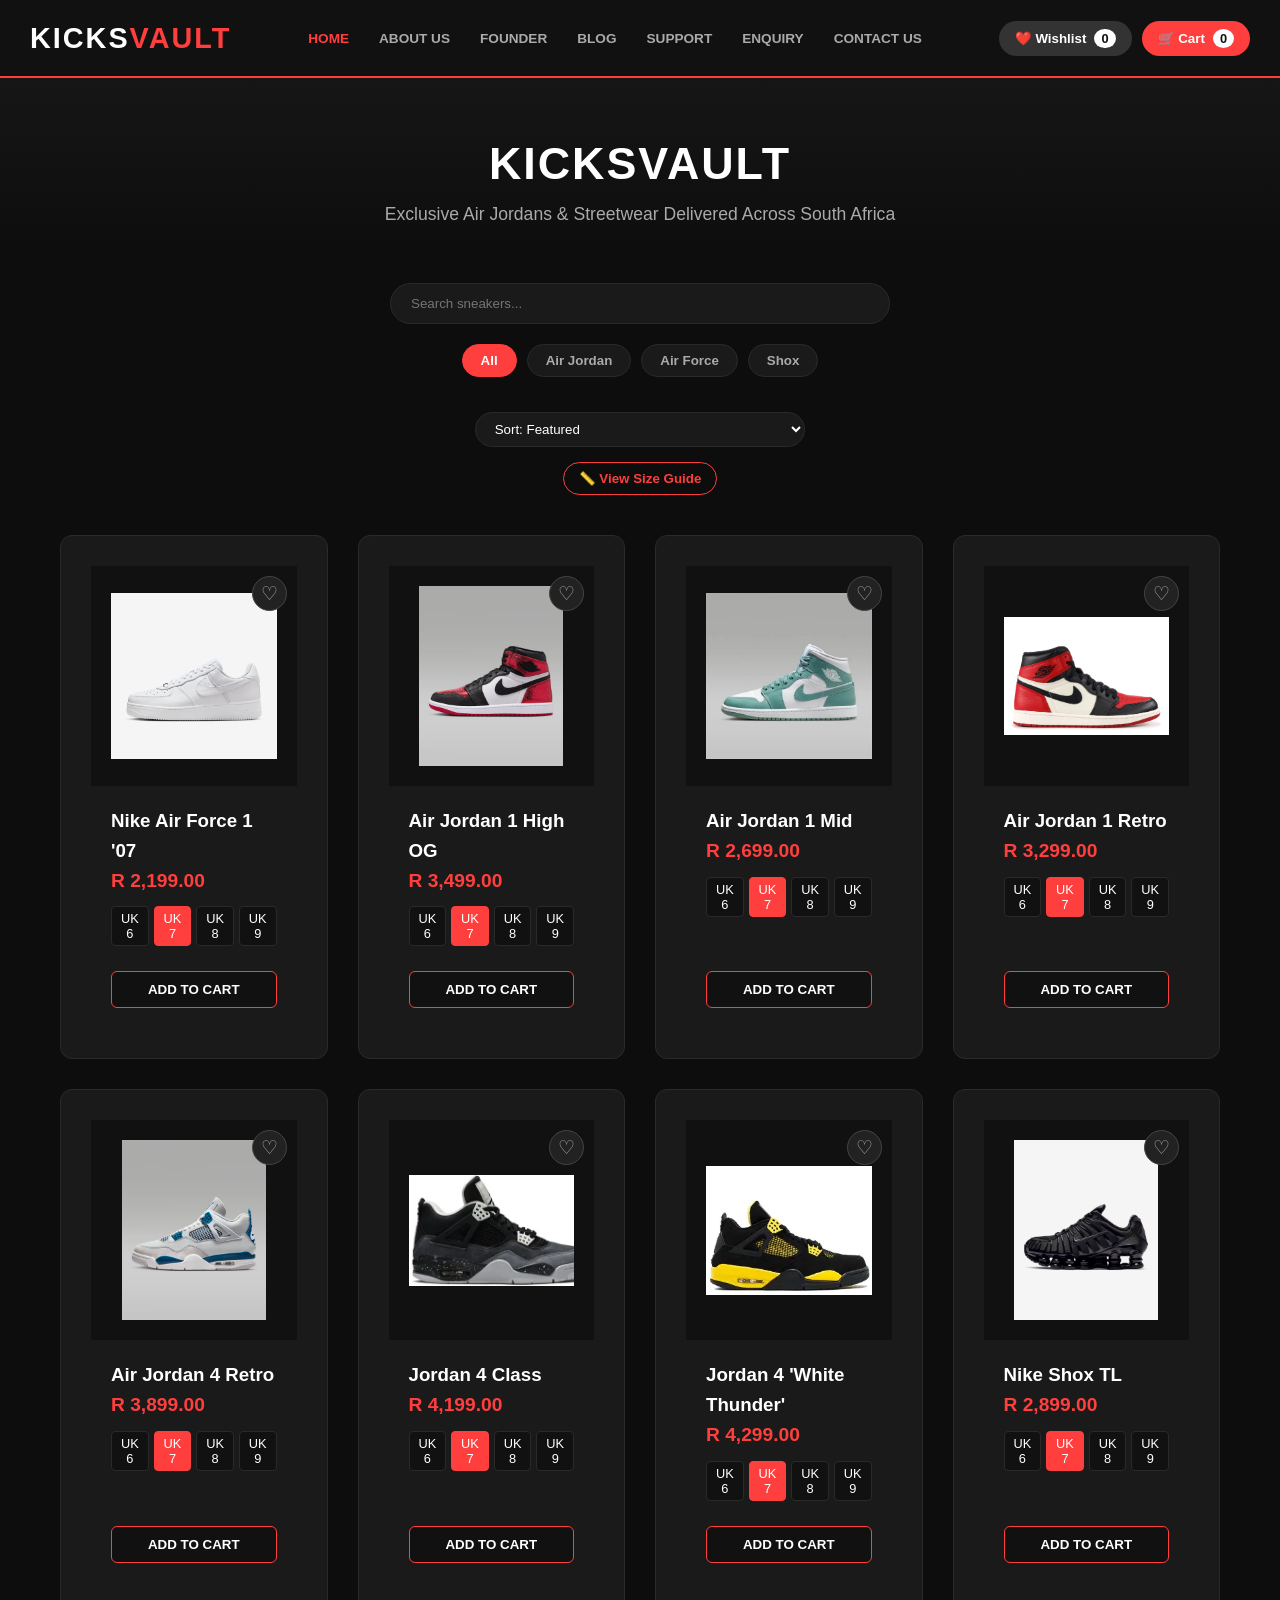
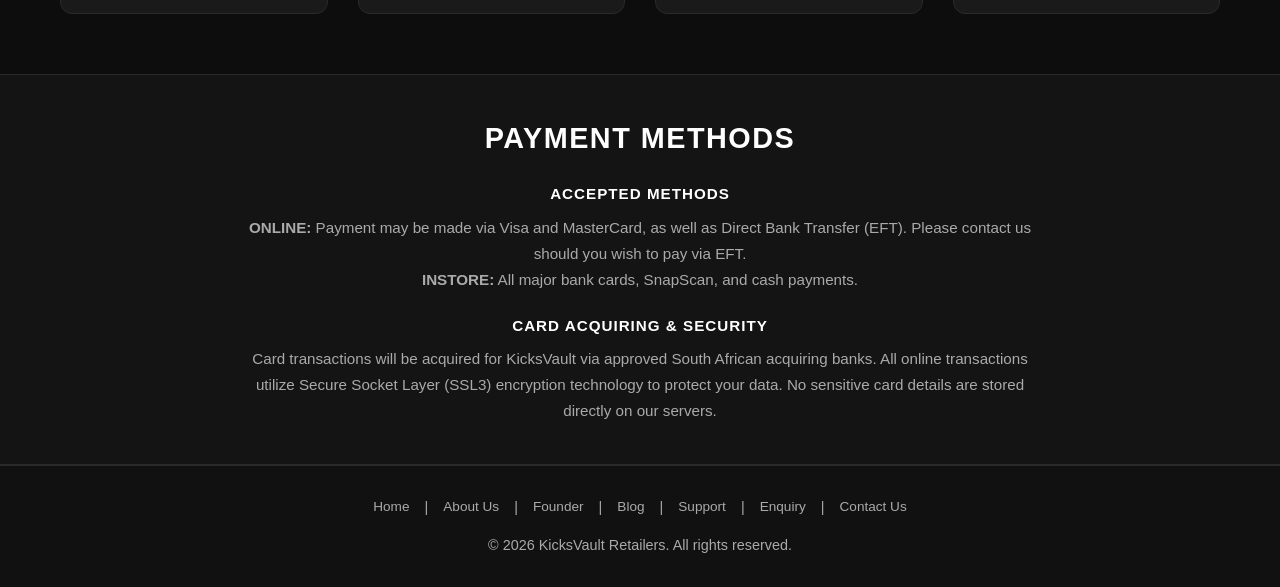
<file: index.html>
<!DOCTYPE html>
<html lang="en">
<head>
  <meta charset="UTF-8">
  <meta name="viewport" content="width=device-width, initial-scale=1.0">
  <meta name="description" content="Shop 100% authentic Air Jordans, Nike Air Force, and Shox at KicksVault. South Africa's premier sneaker destination.">
  <meta name="keywords" content="sneakers, Air Jordan, Nike Shox, South Africa, buy shoes online, streetwear">
  <title>KicksVault | SA's Premier Sneaker Destination</title>
  <link rel="stylesheet" href="style.css">
</head>
<body>

  <nav>
    <div class="logo">Kicks<span>Vault</span></div>
    <ul>
      <li><a href="index.html" class="active">Home</a></li>
      <li><a href="about.html">About Us</a></li>
      <li><a href="founder.html">Founder</a></li>
      <li><a href="blog.html">Blog</a></li>
      <li><a href="support.html">Support</a></li>
      <li><a href="enquiry.html">Enquiry</a></li>
      <li><a href="contact.html">Contact Us</a></li>
    </ul>
    <div style="display: flex; gap: 10px;">
      <button class="cart-btn-nav" style="background: #333;" onclick="toggleWishlist()">
        ❤️ Wishlist <span class="cart-badge" id="wishlist-count">0</span>
      </button>
      <button class="cart-btn-nav" onclick="toggleCart()">
        🛒 Cart <span class="cart-badge" id="cart-count">0</span>
      </button>
    </div>
  </nav>

  <header>
    <h1>KicksVault</h1>
    <p>Exclusive Air Jordans & Streetwear Delivered Across South Africa</p>
  </header>

  <main>
    <div class="controls-container">
      <div class="search-box">
        <input type="text" id="search-input" placeholder="Search sneakers..." oninput="filterProducts()">
      </div>
      
      <div class="categories">
        <button class="cat-btn active" onclick="setCategory('all', this)">All</button>
        <button class="cat-btn" onclick="setCategory('jordan', this)">Air Jordan</button>
        <button class="cat-btn" onclick="setCategory('airforce', this)">Air Force</button>
        <button class="cat-btn" onclick="setCategory('shox', this)">Shox</button>
      </div>

      <div style="display: flex; gap: 15px; align-items: center; margin-top: 10px; flex-wrap: wrap; justify-content: center;">
        <select id="sort-select" onchange="filterProducts()" style="padding: 8px 15px; background: var(--card-bg); color: var(--text); border: 1px solid var(--border); border-radius: 20px; cursor: pointer;">
            <option value="default">Sort: Featured</option>
            <option value="low-high">Price: Low to High</option>
            <option value="high-low">Price: High to Low</option>
        </select>
        <button onclick="openSizeGuide()" style="background: transparent; color: var(--accent); border: 1px solid var(--accent); padding: 8px 15px; border-radius: 20px; cursor: pointer; font-weight: bold;">📏 View Size Guide</button>
      </div>
    </div>

    <div class="container">
      <div class="grid" id="product-grid"></div>
    </div>
  </main>

  <!-- CART SIDEBAR -->
  <div class="cart-overlay" id="cart-overlay" onclick="toggleCart()"></div>
  <div class="cart-sidebar" id="cart-sidebar">
    <div class="cart-header">
      <h3>Your Cart</h3>
      <div>
        <button style="background:none; border:none; color:var(--accent); font-size:0.8rem; cursor:pointer; text-decoration:underline; margin-right: 15px;" onclick="clearCart()">Clear Cart</button>
        <button style="background:none; border:none; color:#fff; font-size:1.5rem; cursor:pointer;" onclick="toggleCart()">&times;</button>
      </div>
    </div>
    
    <div class="cart-items" id="cart-items"></div>
    
    <div class="cart-footer">
      <div style="margin-bottom: 15px;">
        <label style="font-size: 0.9rem; color: var(--text-muted);">Delivery Region:</label>
        <select id="shipping-region" onchange="updateCart()" style="width: 100%; padding: 8px; margin-top: 5px; background: #111; color: #fff; border: 1px solid var(--border); border-radius: 4px;">
          <option value="0">Select Region (Collection)</option>
          <option value="100">Gauteng (R 100.00)</option>
          <option value="150">Major Cities (R 150.00)</option>
          <option value="200">Outlying Areas (R 200.00)</option>
        </select>
      </div>
      <div style="display:flex; justify-content:space-between; font-weight:bold; margin-bottom:5px;">
        <span>Subtotal:</span>
        <span id="cart-subtotal">R 0.00</span>
      </div>
      <div style="display:flex; justify-content:space-between; font-weight:bold; margin-bottom:15px; color: var(--accent);">
        <span>Total:</span>
        <span id="cart-total-price">R 0.00</span>
      </div>
      <div id="cart-vat" style="font-size: 0.75rem; color: var(--text-muted); text-align: right; margin-bottom: 15px;"></div>
      <button style="width:100%; background:var(--accent); color:#fff; border:none; padding:12px; font-weight:bold; cursor:pointer;" onclick="window.location.href='checkout.html'">Checkout</button>
    </div>
  </div>

  <!-- WISHLIST SIDEBAR -->
  <div class="cart-overlay" id="wishlist-overlay" onclick="toggleWishlist()"></div>
  <div class="cart-sidebar" id="wishlist-sidebar">
    <div class="cart-header">
      <h3>Your Wishlist</h3>
      <button style="background:none; border:none; color:#fff; font-size:1.5rem; cursor:pointer;" onclick="toggleWishlist()">&times;</button>
    </div>
    <div class="cart-items" id="wishlist-items"></div>
  </div>

  <!-- SIZE GUIDE MODAL -->
  <div class="cart-overlay" id="size-guide-overlay" onclick="closeSizeGuide()"></div>
  <div id="size-guide-modal" style="display: none; position: fixed; top: 50%; left: 50%; transform: translate(-50%, -50%); background: var(--card-bg); padding: 30px; border-radius: 12px; border: 1px solid var(--accent); z-index: 300; width: 90%; max-width: 500px;">
    <div style="display: flex; justify-content: space-between; margin-bottom: 20px;">
        <h2 style="color: var(--accent);">Sneaker Size Guide</h2>
        <button style="background:none; border:none; color:#fff; font-size:1.5rem; cursor:pointer;" onclick="closeSizeGuide()">&times;</button>
    </div>
    <table style="width: 100%; text-align: left; border-collapse: collapse;">
        <tr style="border-bottom: 1px solid var(--border); color: var(--accent);">
            <th style="padding: 10px;">UK Size</th>
            <th style="padding: 10px;">US Size</th>
            <th style="padding: 10px;">EU Size</th>
            <th style="padding: 10px;">CM</th>
        </tr>
        <tr style="border-bottom: 1px solid var(--border);"><td style="padding: 10px;">6</td><td>7</td><td>40</td><td>24.5</td></tr>
        <tr style="border-bottom: 1px solid var(--border);"><td style="padding: 10px;">7</td><td>8</td><td>41</td><td>25.4</td></tr>
        <tr style="border-bottom: 1px solid var(--border);"><td style="padding: 10px;">8</td><td>9</td><td>42.5</td><td>26.2</td></tr>
        <tr style="border-bottom: 1px solid var(--border);"><td style="padding: 10px;">9</td><td>10</td><td>44</td><td>27.1</td></tr>
    </table>
    <p style="margin-top: 20px; font-size: 0.85rem; color: var(--text-muted);">Tip: If you are between sizes, we recommend going a half size up for basketball sneakers.</p>
  </div>

  <section class="payment-section">
    <h2>Payment Methods</h2>
    <div class="payment-content">
      <div class="payment-subheading">Accepted Methods</div>
      <p>
        <strong>ONLINE:</strong> Payment may be made via Visa and MasterCard, as well as Direct Bank Transfer (EFT). Please contact us should you wish to pay via EFT.<br>
        <strong>INSTORE:</strong> All major bank cards, SnapScan, and cash payments.
      </p>
      <div class="payment-subheading">Card Acquiring & Security</div>
      <p>
        Card transactions will be acquired for KicksVault via approved South African acquiring banks. All online transactions utilize Secure Socket Layer (SSL3) encryption technology to protect your data. No sensitive card details are stored directly on our servers.
      </p>
    </div>
  </section>

  <footer>
    <div class="footer-links">
      <a href="index.html">Home</a> | <a href="about.html">About Us</a> | <a href="founder.html">Founder</a> | <a href="blog.html">Blog</a> | <a href="support.html">Support</a> | <a href="enquiry.html">Enquiry</a> | <a href="contact.html">Contact Us</a>
    </div>
    <p>&copy; 2026 KicksVault Retailers. All rights reserved.</p>
  </footer>

  <script src="script.js"></script>
</body>
</html>
</file>
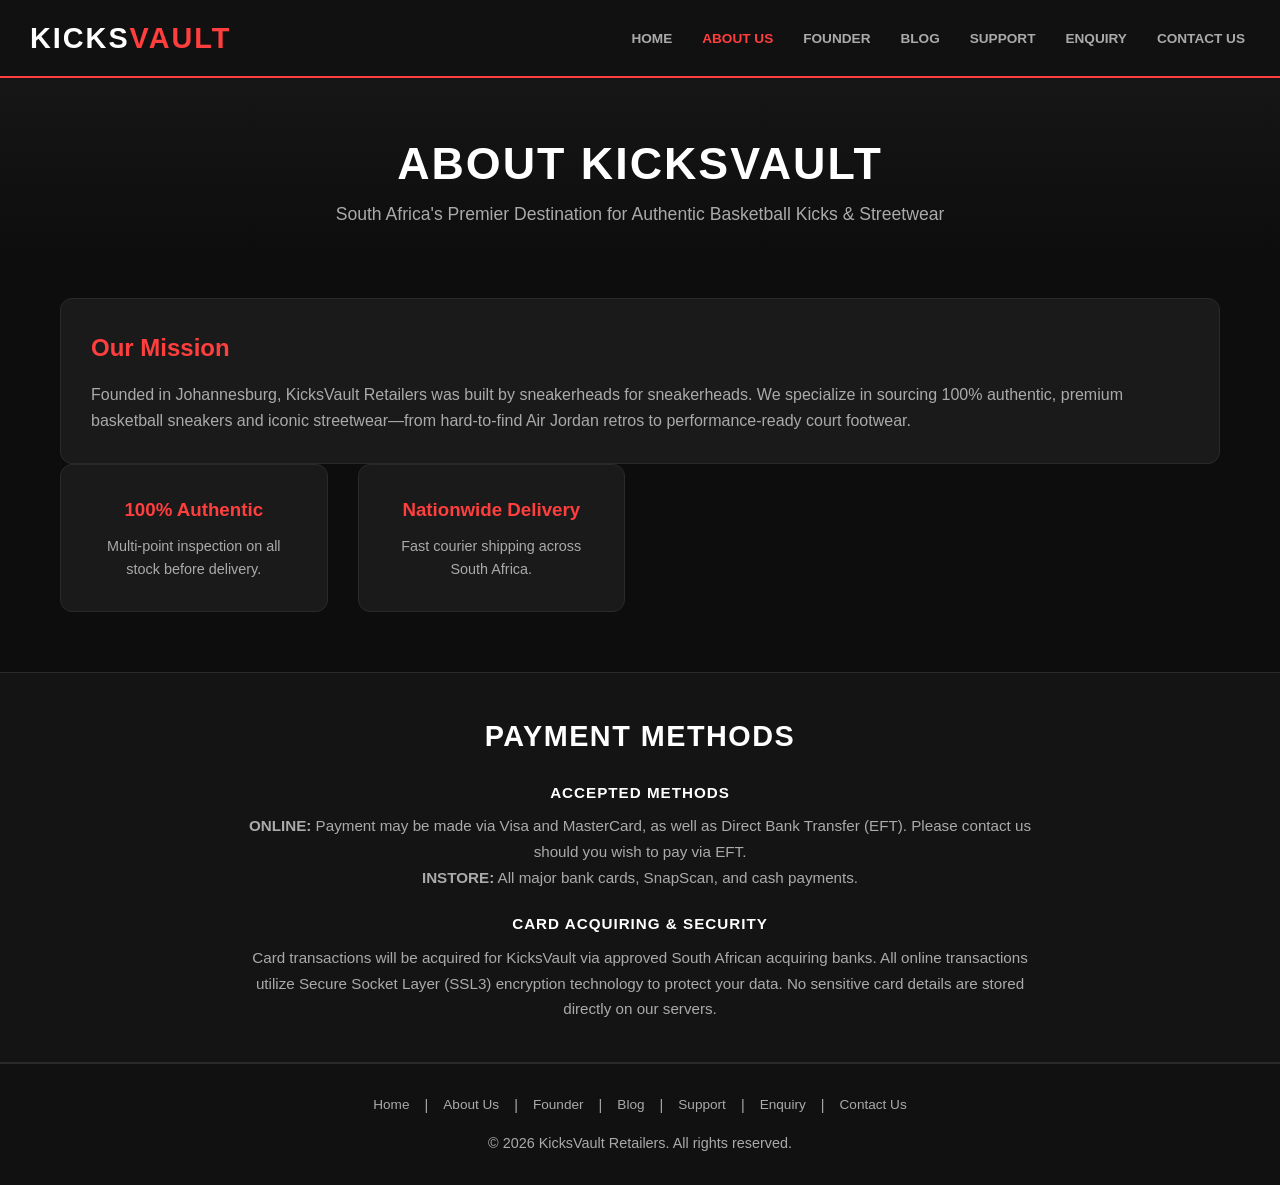
<file: about.html>
<!DOCTYPE html>
<html lang="en">
<head>
  <meta charset="UTF-8">
  <meta name="viewport" content="width=device-width, initial-scale=1.0">
  <meta name="description" content="Learn about KicksVault's mission to provide 100% authentic basketball sneakers and streetwear across South Africa.">
  <title>About Us | KicksVault</title>
  <link rel="stylesheet" href="style.css">
</head>
<body>
  <nav>
    <div class="logo">Kicks<span>Vault</span></div>
    <ul>
      <li><a href="index.html">Home</a></li>
      <li><a href="about.html" class="active">About Us</a></li>
      <li><a href="founder.html">Founder</a></li>
      <li><a href="blog.html">Blog</a></li>
      <li><a href="support.html">Support</a></li>
      <li><a href="enquiry.html">Enquiry</a></li>
      <li><a href="contact.html">Contact Us</a></li>
    </ul>
  </nav>

  <header>
    <h1>About KicksVault</h1>
    <p>South Africa's Premier Destination for Authentic Basketball Kicks & Streetwear</p>
  </header>

  <main class="container">
    <div class="card">
      <h2 style="color: var(--accent); margin-bottom: 15px;">Our Mission</h2>
      <p style="color: var(--text-muted);">Founded in Johannesburg, KicksVault Retailers was built by sneakerheads for sneakerheads. We specialize in sourcing 100% authentic, premium basketball sneakers and iconic streetwear—from hard-to-find Air Jordan retros to performance-ready court footwear.</p>
    </div>

    <div class="grid">
      <div class="card" style="text-align: center;">
        <h3 style="color: var(--accent); margin-bottom: 10px;">100% Authentic</h3>
        <p style="color: var(--text-muted); font-size: 0.9rem;">Multi-point inspection on all stock before delivery.</p>
      </div>
      <div class="card" style="text-align: center;">
        <h3 style="color: var(--accent); margin-bottom: 10px;">Nationwide Delivery</h3>
        <p style="color: var(--text-muted); font-size: 0.9rem;">Fast courier shipping across South Africa.</p>
      </div>
    </div>
  </main>

  <section class="payment-section">
    <h2>Payment Methods</h2>
    <div class="payment-content">
      <div class="payment-subheading">Accepted Methods</div>
      <p>
        <strong>ONLINE:</strong> Payment may be made via Visa and MasterCard, as well as Direct Bank Transfer (EFT). Please contact us should you wish to pay via EFT.<br>
        <strong>INSTORE:</strong> All major bank cards, SnapScan, and cash payments.
      </p>
      <div class="payment-subheading">Card Acquiring & Security</div>
      <p>
        Card transactions will be acquired for KicksVault via approved South African acquiring banks. All online transactions utilize Secure Socket Layer (SSL3) encryption technology to protect your data. No sensitive card details are stored directly on our servers.
      </p>
    </div>
  </section>

  <footer>
    <div class="footer-links">
      <a href="index.html">Home</a> | <a href="about.html">About Us</a> | <a href="founder.html">Founder</a> | <a href="blog.html">Blog</a> | <a href="support.html">Support</a> | <a href="enquiry.html">Enquiry</a> | <a href="contact.html">Contact Us</a>
    </div>
    <p>&copy; 2026 KicksVault Retailers. All rights reserved.</p>
  </footer>
</body>
</html>
</file>
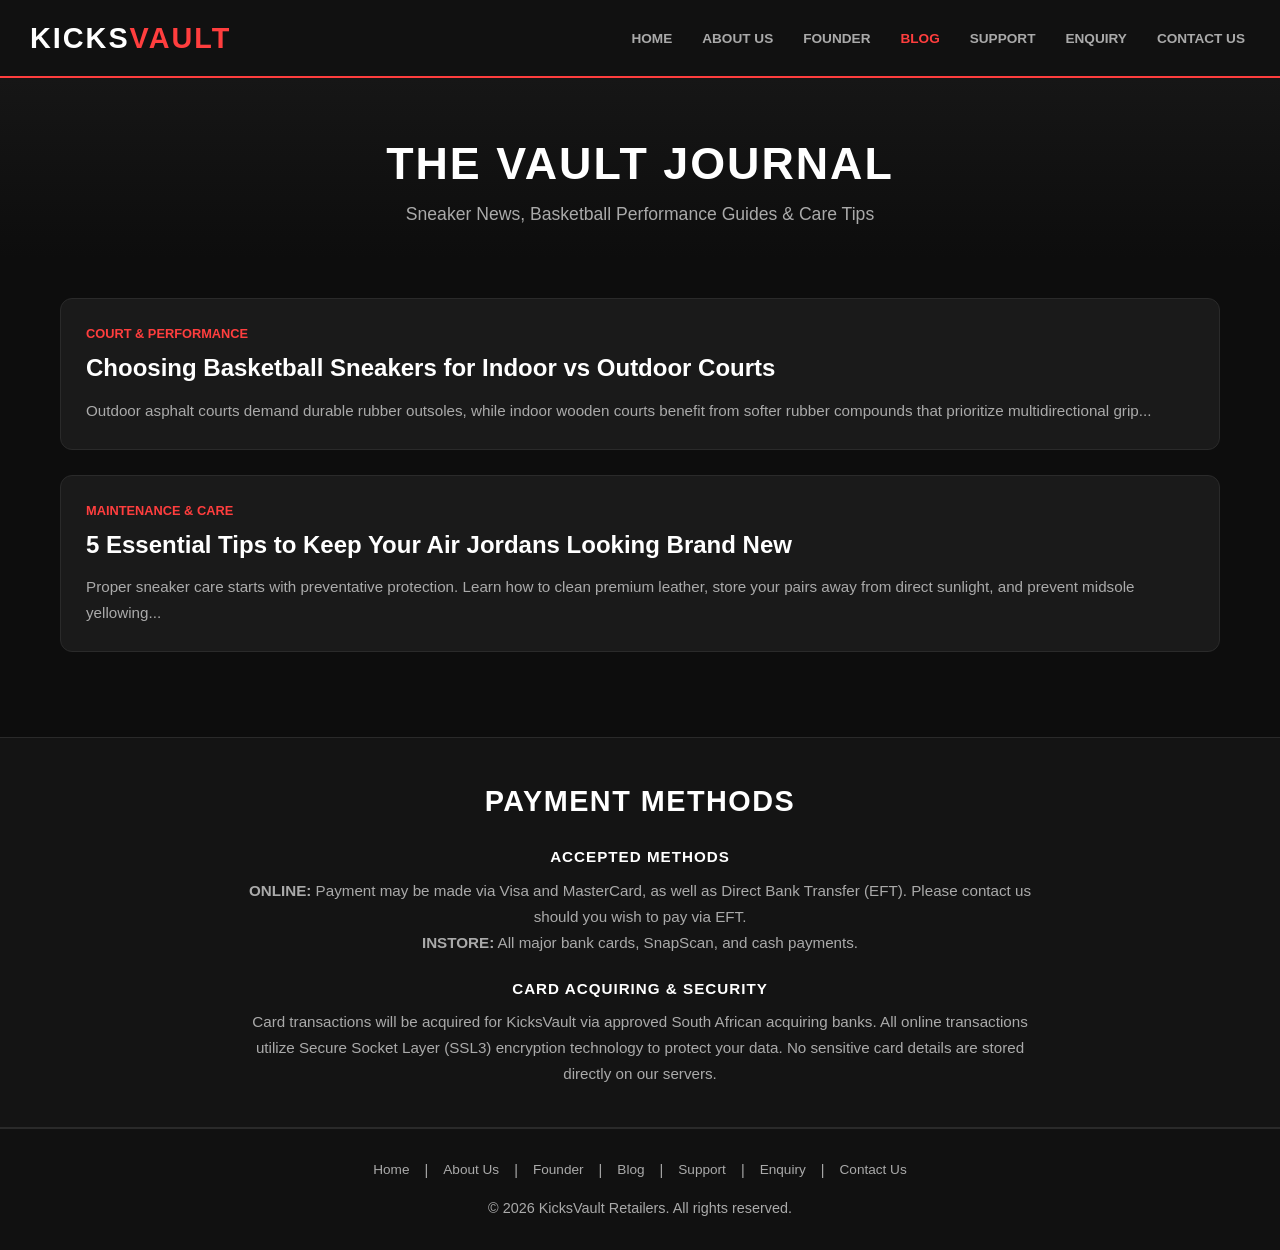
<file: blog.html>
<!DOCTYPE html>
<html lang="en">
<head>
  <meta charset="UTF-8">
  <meta name="viewport" content="width=device-width, initial-scale=1.0">
  <meta name="description" content="Sneaker news, basketball performance guides, and shoe care tips from KicksVault.">
  <title>The Vault Journal | KicksVault Blog</title>
  <link rel="stylesheet" href="style.css">
</head>
<body>
  <nav>
    <div class="logo">Kicks<span>Vault</span></div>
    <ul>
      <li><a href="index.html">Home</a></li>
      <li><a href="about.html">About Us</a></li>
      <li><a href="founder.html">Founder</a></li>
      <li><a href="blog.html" class="active">Blog</a></li>
      <li><a href="support.html">Support</a></li>
      <li><a href="enquiry.html">Enquiry</a></li>
      <li><a href="contact.html">Contact Us</a></li>
    </ul>
  </nav>
  <header>
    <h1>The Vault Journal</h1>
    <p>Sneaker News, Basketball Performance Guides & Care Tips</p>
  </header>
  <main class="container">
    <article class="blog-card">
      <div class="blog-date">Court & Performance</div>
      <h2 class="blog-title">Choosing Basketball Sneakers for Indoor vs Outdoor Courts</h2>
      <p class="blog-excerpt">Outdoor asphalt courts demand durable rubber outsoles, while indoor wooden courts benefit from softer rubber compounds that prioritize multidirectional grip...</p>
    </article>
    <article class="blog-card">
      <div class="blog-date">Maintenance & Care</div>
      <h2 class="blog-title">5 Essential Tips to Keep Your Air Jordans Looking Brand New</h2>
      <p class="blog-excerpt">Proper sneaker care starts with preventative protection. Learn how to clean premium leather, store your pairs away from direct sunlight, and prevent midsole yellowing...</p>
    </article>
  </main>
  
  <section class="payment-section">
    <h2>Payment Methods</h2>
    <div class="payment-content">
      <div class="payment-subheading">Accepted Methods</div>
      <p>
        <strong>ONLINE:</strong> Payment may be made via Visa and MasterCard, as well as Direct Bank Transfer (EFT). Please contact us should you wish to pay via EFT.<br>
        <strong>INSTORE:</strong> All major bank cards, SnapScan, and cash payments.
      </p>
      <div class="payment-subheading">Card Acquiring & Security</div>
      <p>
        Card transactions will be acquired for KicksVault via approved South African acquiring banks. All online transactions utilize Secure Socket Layer (SSL3) encryption technology to protect your data. No sensitive card details are stored directly on our servers.
      </p>
    </div>
  </section>

  <footer>
    <div class="footer-links">
      <a href="index.html">Home</a> | <a href="about.html">About Us</a> | <a href="founder.html">Founder</a> | <a href="blog.html">Blog</a> | <a href="support.html">Support</a> | <a href="enquiry.html">Enquiry</a> | <a href="contact.html">Contact Us</a>
    </div>
    <p>&copy; 2026 KicksVault Retailers. All rights reserved.</p>
  </footer>
</body>
</html>
</file>
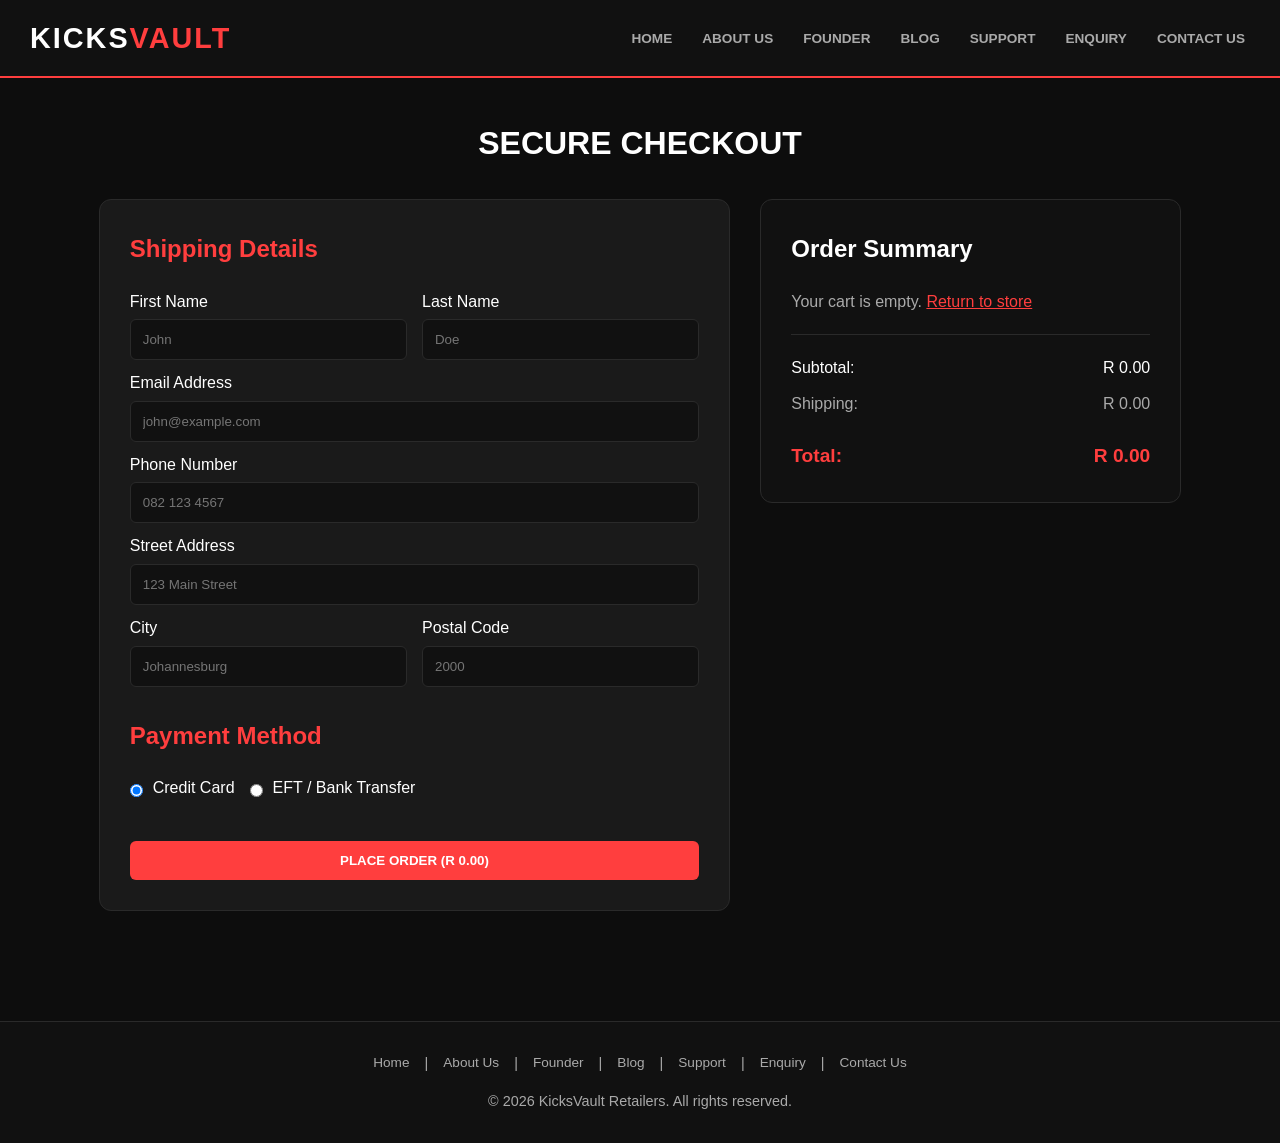
<file: checkout.html>
<!DOCTYPE html>
<html lang="en">
<head>
  <meta charset="UTF-8">
  <meta name="viewport" content="width=device-width, initial-scale=1.0">
  <meta name="description" content="Secure checkout at KicksVault.">
  <title>Checkout | KicksVault</title>
  <link rel="stylesheet" href="style.css">
</head>
<body>

  <nav>
    <div class="logo">Kicks<span>Vault</span></div>
    <ul>
      <li><a href="index.html">Home</a></li>
      <li><a href="about.html">About Us</a></li>
      <li><a href="founder.html">Founder</a></li>
      <li><a href="blog.html">Blog</a></li>
      <li><a href="support.html">Support</a></li>
      <li><a href="enquiry.html">Enquiry</a></li>
      <li><a href="contact.html">Contact Us</a></li>
    </ul>
  </nav>

  <main class="container" style="margin-top: 40px;">
    <h1 style="text-transform: uppercase; margin-bottom: 30px; text-align: center;">Secure Checkout</h1>
    
    <div class="grid" style="grid-template-columns: 1.5fr 1fr; align-items: start;">
      
      <!-- LEFT: Shipping Form -->
      <div class="card">
        <h2 style="color: var(--accent); margin-bottom: 20px;">Shipping Details</h2>
        <form id="checkout-form">
          <div style="display: flex; gap: 15px;">
            <div style="flex: 1;">
              <label>First Name</label>
              <input type="text" id="first-name" required placeholder="John">
            </div>
            <div style="flex: 1;">
              <label>Last Name</label>
              <input type="text" id="last-name" required placeholder="Doe">
            </div>
          </div>
          
          <label style="margin-top: 10px; display: block;">Email Address</label>
          <input type="email" id="checkout-email" required placeholder="john@example.com">
          
          <label style="margin-top: 10px; display: block;">Phone Number</label>
          <input type="tel" id="checkout-phone" required placeholder="082 123 4567">
          
          <label style="margin-top: 10px; display: block;">Street Address</label>
          <input type="text" id="checkout-address" required placeholder="123 Main Street">
          
          <div style="display: flex; gap: 15px; margin-top: 10px;">
            <div style="flex: 1;">
              <label>City</label>
              <input type="text" id="checkout-city" required placeholder="Johannesburg">
            </div>
            <div style="flex: 1;">
              <label>Postal Code</label>
              <input type="text" id="checkout-zip" required placeholder="2000">
            </div>
          </div>

          <h2 style="color: var(--accent); margin-top: 30px; margin-bottom: 20px;">Payment Method</h2>
          <div style="display: flex; gap: 15px; margin-bottom: 20px;">
            <label style="display: flex; align-items: center; gap: 10px; cursor: pointer;">
              <input type="radio" name="payment" value="card" checked style="width: auto;"> Credit Card
            </label>
            <label style="display: flex; align-items: center; gap: 10px; cursor: pointer;">
              <input type="radio" name="payment" value="eft" style="width: auto;"> EFT / Bank Transfer
            </label>
          </div>

          <button type="submit" style="margin-top: 20px;">Place Order (R <span id="checkout-btn-total">0.00</span>)</button>
        </form>
      </div>

      <!-- RIGHT: Order Summary -->
      <div class="card" style="background: #111;">
        <h2 style="margin-bottom: 20px;">Order Summary</h2>
        <div id="checkout-items" style="margin-bottom: 20px; border-bottom: 1px solid var(--border); padding-bottom: 20px;">
          <!-- Items injected via JS -->
        </div>
        <div style="display:flex; justify-content:space-between; margin-bottom: 10px;">
          <span>Subtotal:</span>
          <span id="checkout-subtotal">R 0.00</span>
        </div>
        <div style="display:flex; justify-content:space-between; margin-bottom: 10px; color: var(--text-muted);">
          <span>Shipping:</span>
          <span id="checkout-shipping">R 0.00</span>
        </div>
        <div style="display:flex; justify-content:space-between; font-weight:bold; font-size: 1.2rem; color: var(--accent); margin-top: 15px;">
          <span>Total:</span>
          <span id="checkout-total">R 0.00</span>
        </div>
      </div>

    </div>
  </main>

  <footer style="margin-top: 50px;">
    <div class="footer-links">
      <a href="index.html">Home</a> | <a href="about.html">About Us</a> | <a href="founder.html">Founder</a> | <a href="blog.html">Blog</a> | <a href="support.html">Support</a> | <a href="enquiry.html">Enquiry</a> | <a href="contact.html">Contact Us</a>
    </div>
    <p>&copy; 2026 KicksVault Retailers. All rights reserved.</p>
  </footer>

  <script src="script.js"></script>
</body>
</html>
</file>
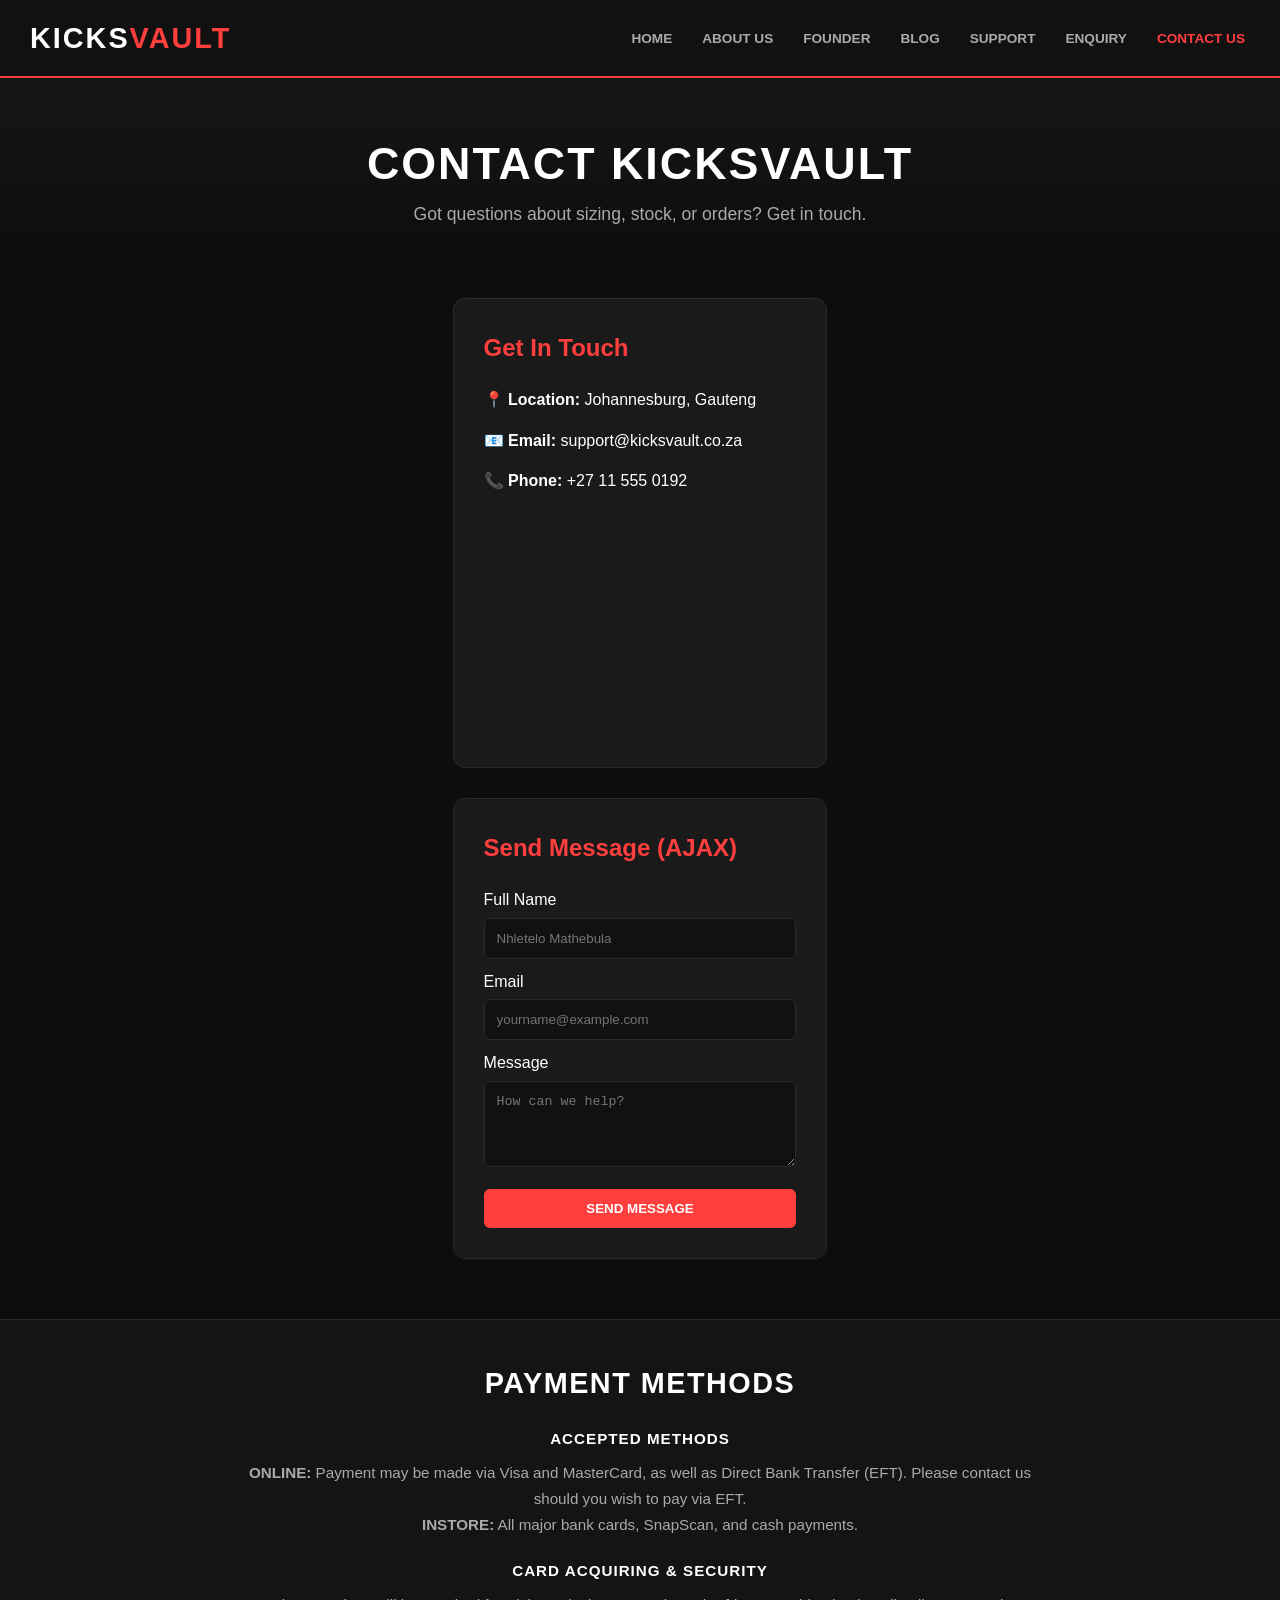
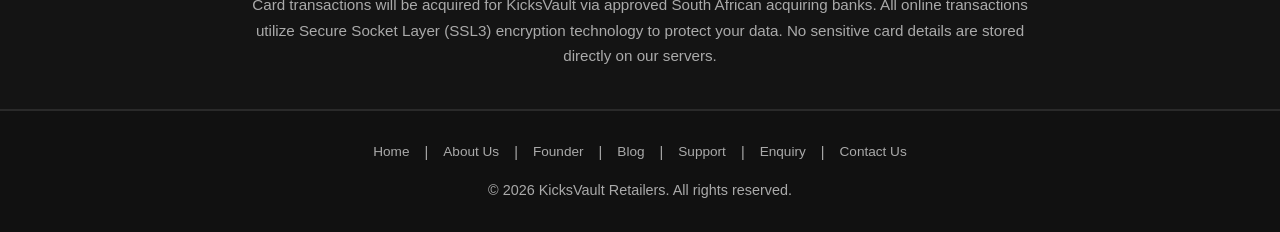
<file: contact.html>
<!DOCTYPE html>
<html lang="en">
<head>
  <meta charset="UTF-8">
  <meta name="viewport" content="width=device-width, initial-scale=1.0">
  <meta name="description" content="Contact KicksVault for sizing questions, order tracking, or general support.">
  <title>Contact Us | KicksVault</title>
  <link rel="stylesheet" href="style.css">
</head>
<body>
  <nav>
    <div class="logo">Kicks<span>Vault</span></div>
    <ul>
      <li><a href="index.html">Home</a></li>
      <li><a href="about.html">About Us</a></li>
      <li><a href="founder.html">Founder</a></li>
      <li><a href="blog.html">Blog</a></li>
      <li><a href="support.html">Support</a></li>
      <li><a href="enquiry.html">Enquiry</a></li>
      <li><a href="contact.html" class="active">Contact Us</a></li>
    </ul>
  </nav>
  <header>
    <h1>Contact KicksVault</h1>
    <p>Got questions about sizing, stock, or orders? Get in touch.</p>
  </header>
  <main class="container">
    <div class="grid">
      <div class="card">
        <h2 style="color: var(--accent); margin-bottom: 20px;">Get In Touch</h2>
        <p style="margin-bottom: 15px;">📍 <strong>Location:</strong> Johannesburg, Gauteng</p>
        <p style="margin-bottom: 15px;">📧 <strong>Email:</strong> support@kicksvault.co.za</p>
        <p style="margin-bottom: 15px;">📞 <strong>Phone:</strong> +27 11 555 0192</p>
        <div style="margin-top: 20px;">
            <iframe src="https://maps.google.com/maps?q=Johannesburg,%20South%20Africa&t=&z=13&ie=UTF8&iwloc=&output=embed" width="100%" height="200" style="border:0; border-radius: 8px;" allowfullscreen="" loading="lazy"></iframe>
        </div>
      </div>

      <div class="card">
        <h2 style="color: var(--accent); margin-bottom: 20px;">Send Message (AJAX)</h2>
        <form id="contact-form">
          <div id="form-error" style="color: var(--accent); display: none; margin-bottom: 10px; font-weight: bold;"></div>
          <div id="form-success" style="color: #4CAF50; display: none; margin-bottom: 10px; font-weight: bold;"></div>

          <label>Full Name</label>
          <input type="text" id="name" placeholder="Nhletelo Mathebula">
          <label style="margin-top: 10px; display: block;">Email</label>
          <input type="email" id="email" placeholder="yourname@example.com">
          <label style="margin-top: 10px; display: block;">Message</label>
          <textarea id="message" rows="4" placeholder="How can we help?"></textarea>
          <button type="submit">Send Message</button>
        </form>
      </div>
    </div>
  </main>
  
  <section class="payment-section">
    <h2>Payment Methods</h2>
    <div class="payment-content">
      <div class="payment-subheading">Accepted Methods</div>
      <p>
        <strong>ONLINE:</strong> Payment may be made via Visa and MasterCard, as well as Direct Bank Transfer (EFT). Please contact us should you wish to pay via EFT.<br>
        <strong>INSTORE:</strong> All major bank cards, SnapScan, and cash payments.
      </p>
      <div class="payment-subheading">Card Acquiring & Security</div>
      <p>
        Card transactions will be acquired for KicksVault via approved South African acquiring banks. All online transactions utilize Secure Socket Layer (SSL3) encryption technology to protect your data. No sensitive card details are stored directly on our servers.
      </p>
    </div>
  </section>

  <footer>
    <div class="footer-links">
      <a href="index.html">Home</a> | <a href="about.html">About Us</a> | <a href="founder.html">Founder</a> | <a href="blog.html">Blog</a> | <a href="support.html">Support</a> | <a href="enquiry.html">Enquiry</a> | <a href="contact.html">Contact Us</a>
    </div>
    <p>&copy; 2026 KicksVault Retailers. All rights reserved.</p>
  </footer>
  <script src="script.js"></script>
</body>
</html>
</file>
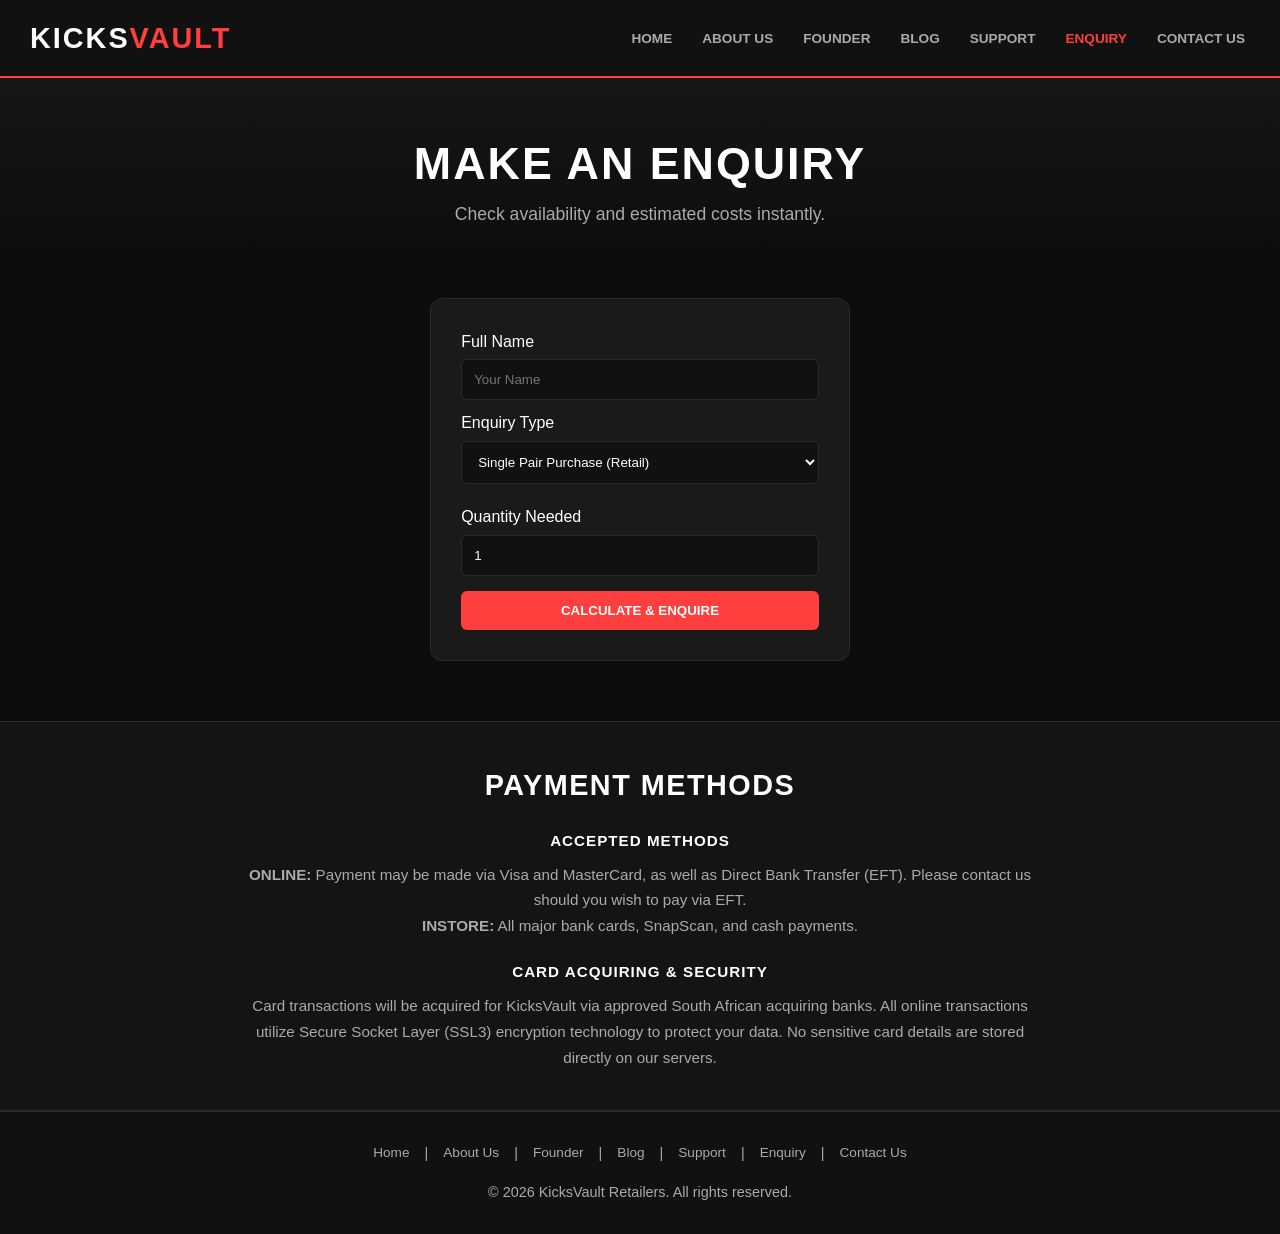
<file: enquiry.html>
<!DOCTYPE html>
<html lang="en">
<head>
  <meta charset="UTF-8">
  <meta name="viewport" content="width=device-width, initial-scale=1.0">
  <meta name="description" content="Enquire about bulk orders, retail purchases, or sponsorships at KicksVault.">
  <title>Enquiry | KicksVault</title>
  <link rel="stylesheet" href="style.css">
</head>
<body>
  <nav>
    <div class="logo">Kicks<span>Vault</span></div>
    <ul>
      <li><a href="index.html">Home</a></li>
      <li><a href="about.html">About Us</a></li>
      <li><a href="founder.html">Founder</a></li>
      <li><a href="blog.html">Blog</a></li>
      <li><a href="support.html">Support</a></li>
      <li><a href="enquiry.html" class="active">Enquiry</a></li>
      <li><a href="contact.html">Contact Us</a></li>
    </ul>
  </nav>
  <header>
    <h1>Make an Enquiry</h1>
    <p>Check availability and estimated costs instantly.</p>
  </header>
  <main class="container">
    <div class="card" style="max-width: 600px; margin: 0 auto;">
      <form id="enquiry-form">
        <div id="enquiry-result" style="display: none; background: #1a1a1a; border-left: 4px solid var(--accent); padding: 15px; margin-bottom: 20px; color: #fff;"></div>
        
        <label>Full Name</label>
        <input type="text" required placeholder="Your Name">
        
        <label style="margin-top: 10px; display: block;">Enquiry Type</label>
        <select id="service-type" required style="margin-bottom: 10px;">
          <option value="retail">Single Pair Purchase (Retail)</option>
          <option value="bulk">Bulk Order (Team/Club)</option>
          <option value="sponsor">Sponsorship / Volunteer</option>
        </select>
        
        <label style="margin-top: 10px; display: block;">Quantity Needed</label>
        <input type="number" id="quantity" min="1" value="1" required>
        
        <button type="submit">Calculate & Enquire</button>
      </form>
    </div>
  </main>
  
  <section class="payment-section">
    <h2>Payment Methods</h2>
    <div class="payment-content">
      <div class="payment-subheading">Accepted Methods</div>
      <p>
        <strong>ONLINE:</strong> Payment may be made via Visa and MasterCard, as well as Direct Bank Transfer (EFT). Please contact us should you wish to pay via EFT.<br>
        <strong>INSTORE:</strong> All major bank cards, SnapScan, and cash payments.
      </p>
      <div class="payment-subheading">Card Acquiring & Security</div>
      <p>
        Card transactions will be acquired for KicksVault via approved South African acquiring banks. All online transactions utilize Secure Socket Layer (SSL3) encryption technology to protect your data. No sensitive card details are stored directly on our servers.
      </p>
    </div>
  </section>

  <footer>
    <div class="footer-links">
      <a href="index.html">Home</a> | <a href="about.html">About Us</a> | <a href="founder.html">Founder</a> | <a href="blog.html">Blog</a> | <a href="support.html">Support</a> | <a href="enquiry.html">Enquiry</a> | <a href="contact.html">Contact Us</a>
    </div>
    <p>&copy; 2026 KicksVault Retailers. All rights reserved.</p>
  </footer>
  <script src="script.js"></script>
</body>
</html>
</file>
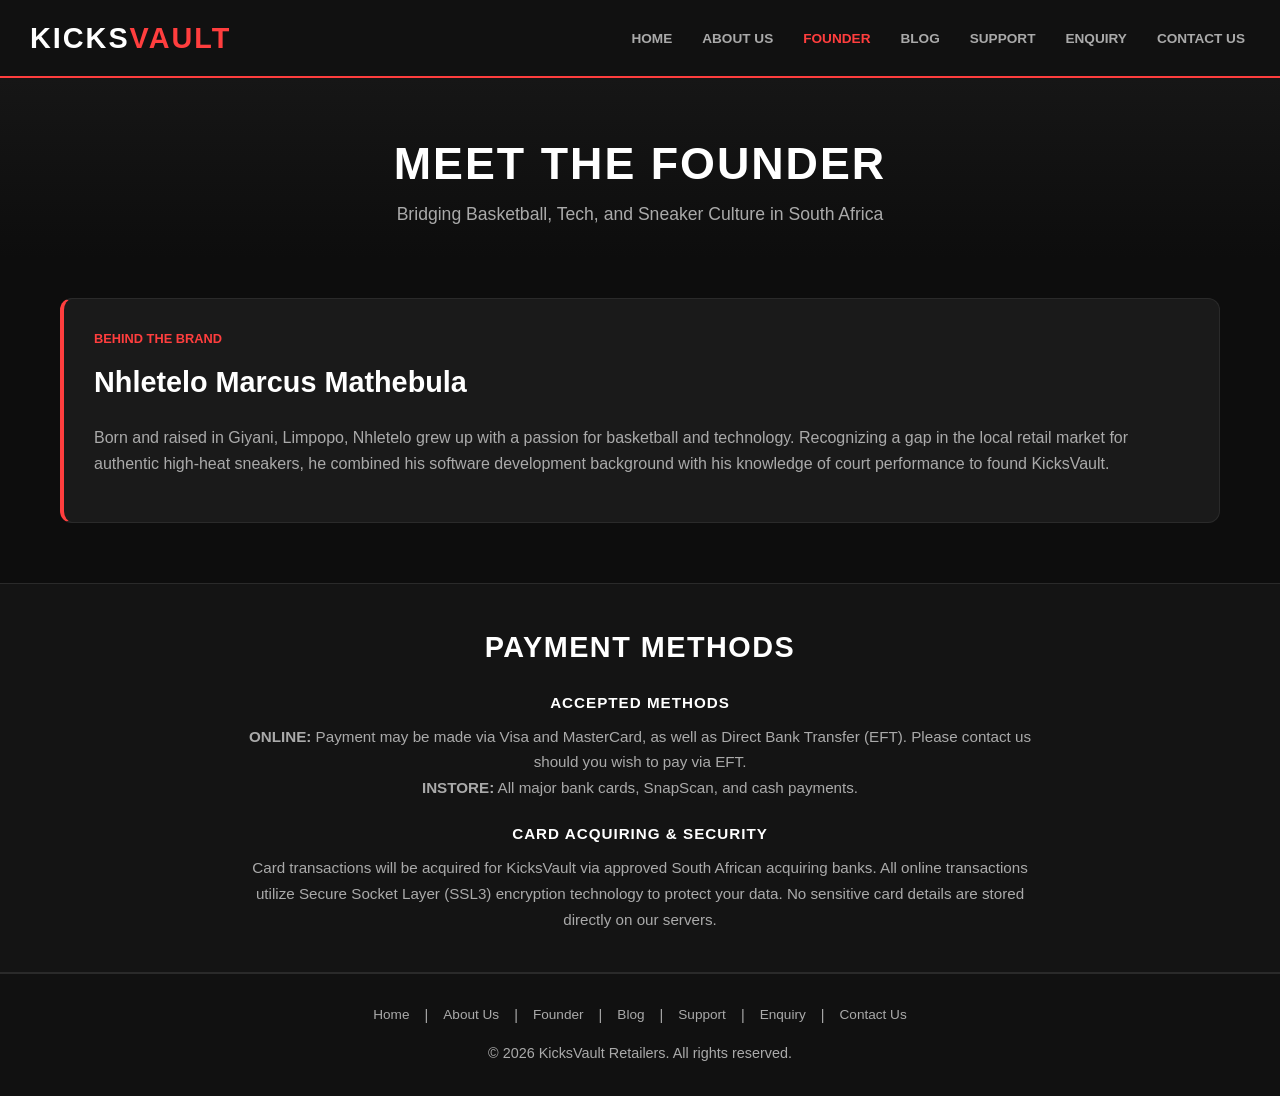
<file: founder.html>
<!DOCTYPE html>
<html lang="en">
<head>
  <meta charset="UTF-8">
  <meta name="viewport" content="width=device-width, initial-scale=1.0">
  <meta name="description" content="Meet Nhletelo Marcus Mathebula, the founder of KicksVault Retailers.">
  <title>The Founder | KicksVault</title>
  <link rel="stylesheet" href="style.css">
</head>
<body>
  <nav>
    <div class="logo">Kicks<span>Vault</span></div>
    <ul>
      <li><a href="index.html">Home</a></li>
      <li><a href="about.html">About Us</a></li>
      <li><a href="founder.html" class="active">Founder</a></li>
      <li><a href="blog.html">Blog</a></li>
      <li><a href="support.html">Support</a></li>
      <li><a href="enquiry.html">Enquiry</a></li>
      <li><a href="contact.html">Contact Us</a></li>
    </ul>
  </nav>
  <header>
    <h1>Meet The Founder</h1>
    <p>Bridging Basketball, Tech, and Sneaker Culture in South Africa</p>
  </header>
  <main class="container">
    <div class="card" style="border-left: 4px solid var(--accent);">
      <span style="color: var(--accent); font-weight: bold; text-transform: uppercase; font-size: 0.8rem;">Behind The Brand</span>
      <h2 style="font-size: 1.8rem; margin: 10px 0 20px;">Nhletelo Marcus Mathebula</h2>
      <p style="color: var(--text-muted); margin-bottom: 15px;">Born and raised in Giyani, Limpopo, Nhletelo grew up with a passion for basketball and technology. Recognizing a gap in the local retail market for authentic high-heat sneakers, he combined his software development background with his knowledge of court performance to found KicksVault.</p>
    </div>
  </main>
  
  <section class="payment-section">
    <h2>Payment Methods</h2>
    <div class="payment-content">
      <div class="payment-subheading">Accepted Methods</div>
      <p>
        <strong>ONLINE:</strong> Payment may be made via Visa and MasterCard, as well as Direct Bank Transfer (EFT). Please contact us should you wish to pay via EFT.<br>
        <strong>INSTORE:</strong> All major bank cards, SnapScan, and cash payments.
      </p>
      <div class="payment-subheading">Card Acquiring & Security</div>
      <p>
        Card transactions will be acquired for KicksVault via approved South African acquiring banks. All online transactions utilize Secure Socket Layer (SSL3) encryption technology to protect your data. No sensitive card details are stored directly on our servers.
      </p>
    </div>
  </section>

  <footer>
    <div class="footer-links">
      <a href="index.html">Home</a> | <a href="about.html">About Us</a> | <a href="founder.html">Founder</a> | <a href="blog.html">Blog</a> | <a href="support.html">Support</a> | <a href="enquiry.html">Enquiry</a> | <a href="contact.html">Contact Us</a>
    </div>
    <p>&copy; 2026 KicksVault Retailers. All rights reserved.</p>
  </footer>
</body>
</html>
</file>
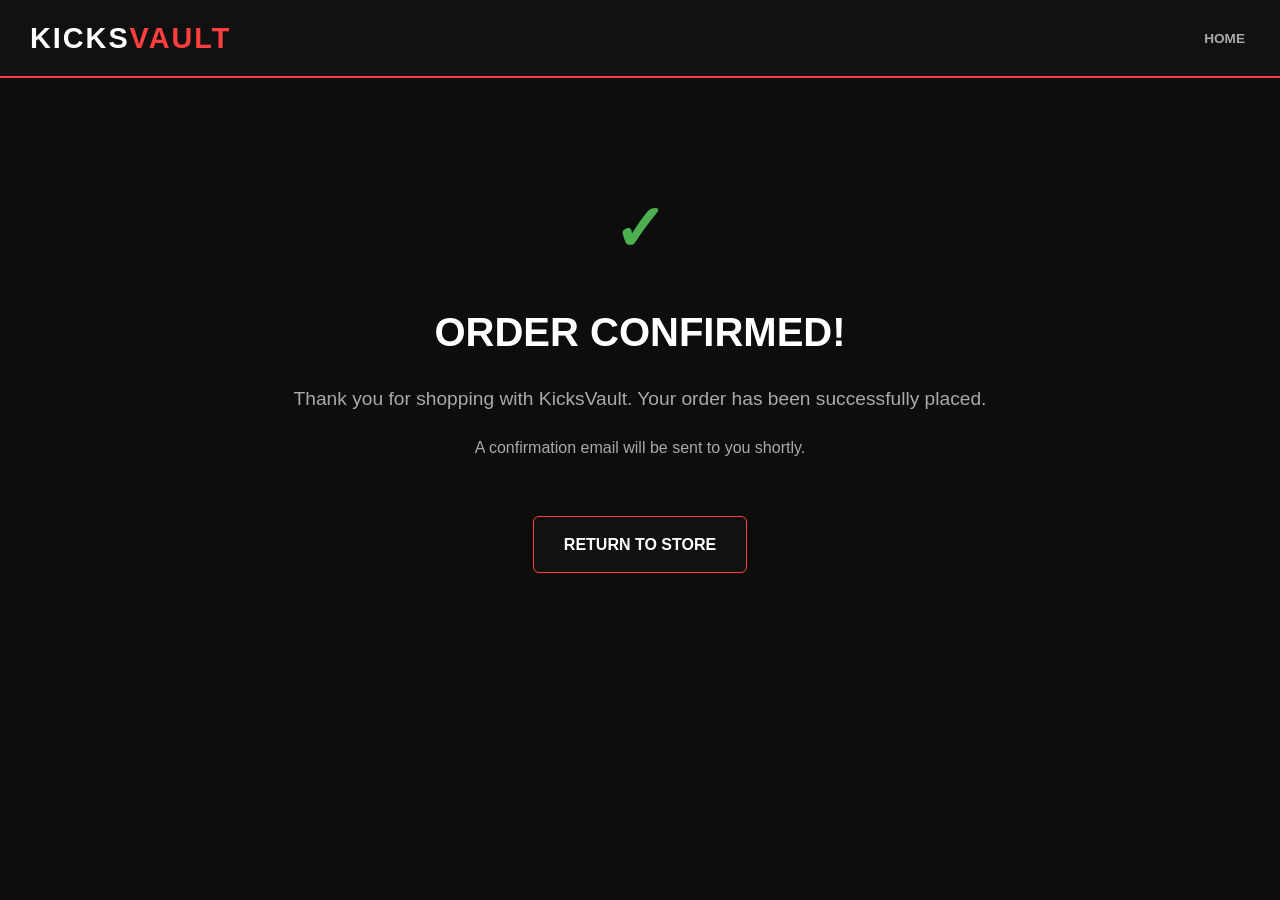
<file: success.html>
<!DOCTYPE html>
<html lang="en">
<head>
  <meta charset="UTF-8">
  <meta name="viewport" content="width=device-width, initial-scale=1.0">
  <title>Order Successful | KicksVault</title>
  <link rel="stylesheet" href="style.css">
</head>
<body>
  <nav>
    <div class="logo">Kicks<span>Vault</span></div>
    <ul>
      <li><a href="index.html">Home</a></li>
    </ul>
  </nav>

  <main class="container" style="text-align: center; margin-top: 100px;">
    <h1 style="color: #4CAF50; font-size: 4rem; margin-bottom: 20px;">✓</h1>
    <h2 style="font-size: 2.5rem; text-transform: uppercase;">Order Confirmed!</h2>
    <p style="color: var(--text-muted); margin: 20px 0; font-size: 1.2rem;">Thank you for shopping with KicksVault. Your order has been successfully placed.</p>
    <p style="color: var(--text-muted); margin-bottom: 40px;">A confirmation email will be sent to you shortly.</p>
    <a href="index.html" class="add-to-cart-btn" style="display: inline-block; text-decoration: none; width: auto; padding: 15px 30px;">Return to Store</a>
  </main>
</body>
</html>
</file>
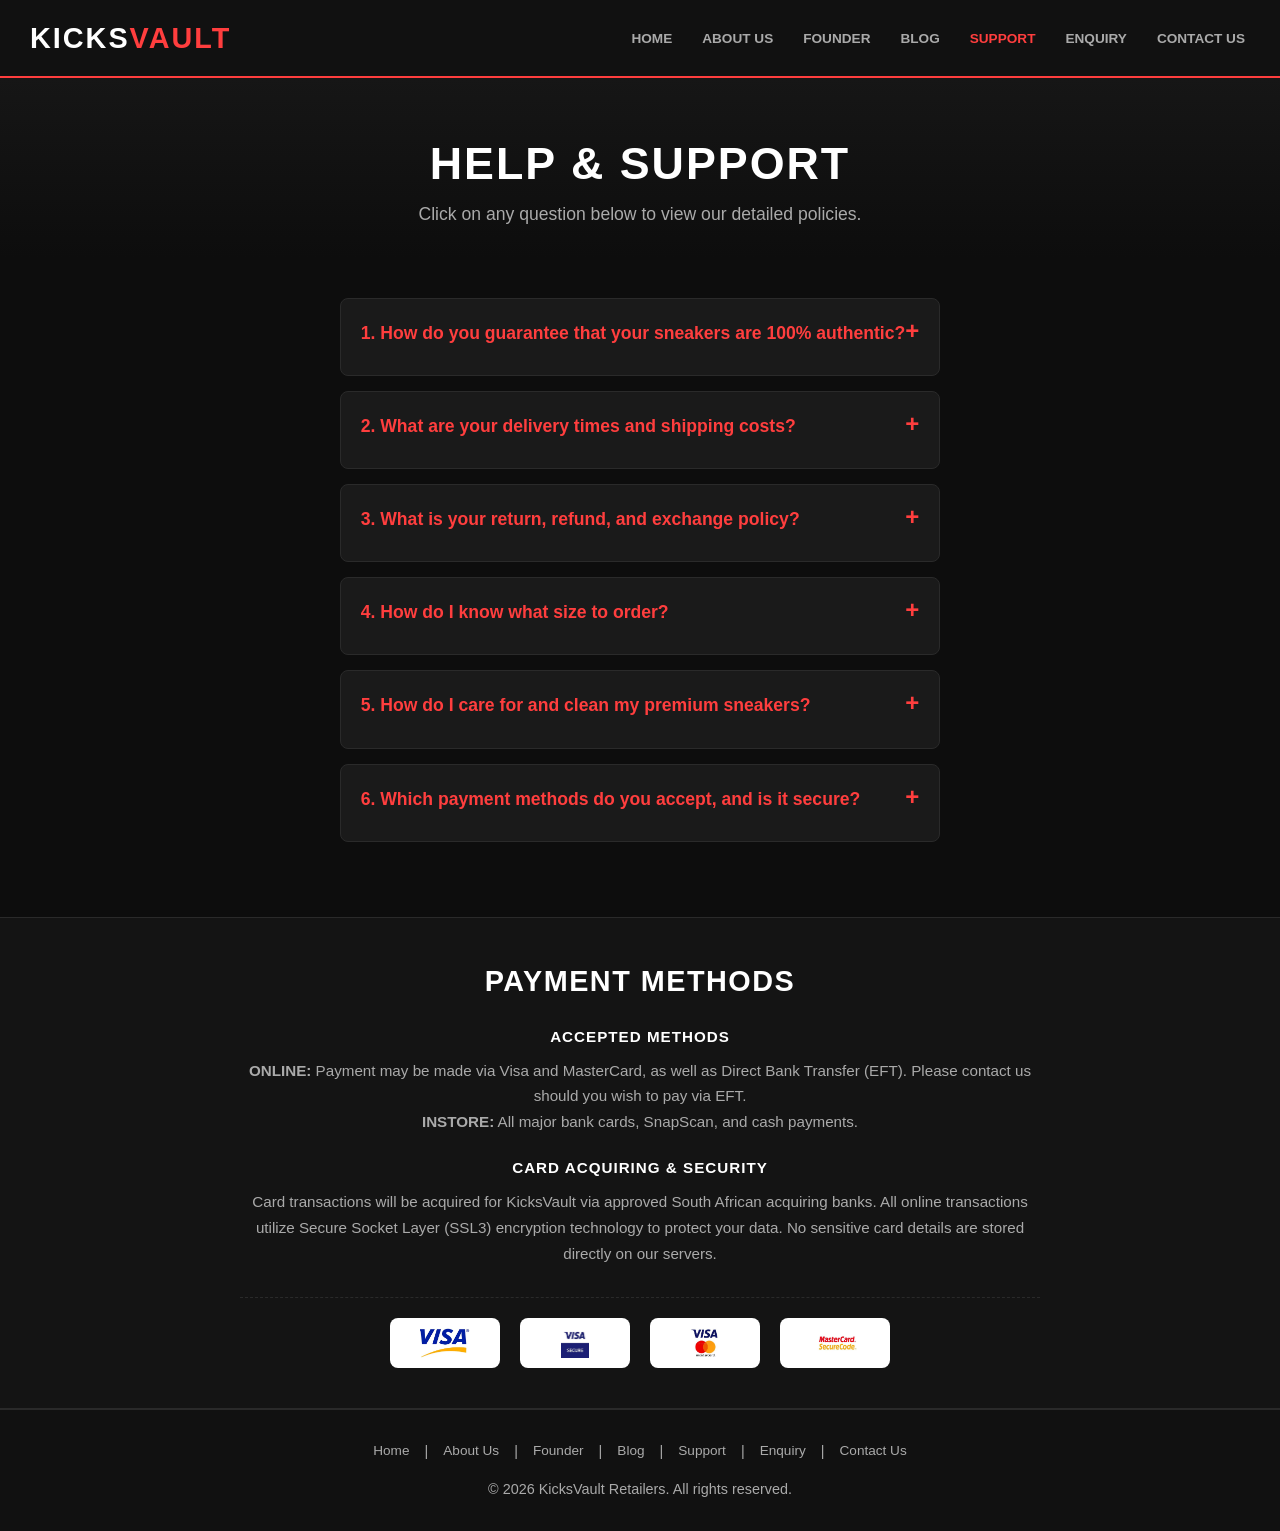
<file: support.html>
<!DOCTYPE html>
<html lang="en">
<head>
  <meta charset="UTF-8">
  <meta name="viewport" content="width=device-width, initial-scale=1.0">
  <meta name="description" content="KicksVault customer support, detailed FAQ, shipping info, and return policies.">
  <title>Support & FAQ | KicksVault</title>
  <link rel="stylesheet" href="style.css">
  <style>
    /* Styling for the detailed FAQ content */
    .faq-item p {
      margin-top: 15px;
      padding-top: 15px;
      border-top: 1px dashed var(--border);
      line-height: 1.8;
      font-size: 0.95rem;
    }
    .faq-item h3::after {
      content: '+';
      float: right;
      font-size: 1.5rem;
      line-height: 1;
      color: var(--accent);
    }
    .faq-item.open h3::after {
      content: '-';
    }
  </style>
</head>
<body>
  <nav>
    <div class="logo">Kicks<span>Vault</span></div>
    <ul>
      <li><a href="index.html">Home</a></li>
      <li><a href="about.html">About Us</a></li>
      <li><a href="founder.html">Founder</a></li>
      <li><a href="blog.html">Blog</a></li>
      <li><a href="support.html" class="active">Support</a></li>
      <li><a href="enquiry.html">Enquiry</a></li>
      <li><a href="contact.html">Contact Us</a></li>
    </ul>
  </nav>
  
  <header>
    <h1>Help & Support</h1>
    <p>Click on any question below to view our detailed policies.</p>
  </header>
  
  <main class="container">
    
    <!-- FAQ 1 -->
    <div class="faq-item">
      <h3>1. How do you guarantee that your sneakers are 100% authentic?</h3>
      <p>
        We take authenticity extremely seriously. Every single pair of sneakers that arrives at our KicksVault warehouse undergoes a rigorous, multi-point inspection process before it is approved for sale. 
        <br><br>
        Our authentication team consists of industry veterans who inspect the following details:
        <br>• <strong>Stitching & Craftsmanship:</strong> We check the precision of the stitching, the quality of the threading, and the overall build quality against official manufacturer standards.
        <br>• <strong>Materials:</strong> We analyze the leather, suede, mesh, and rubber compounds to ensure they match the exact specifications of the original release.
        <br>• <strong>Tags & Labels:</strong> We verify the inner size tags, font styles, and manufacturing dates.
        <br>• <strong>Scent & Packaging:</strong> Believe it or not, authentic factory glue has a distinct smell, and the box, tissue paper, and extra laces must all match the original retail packaging.
        <br><br>
        If a pair fails even one of these checks, it is rejected. We offer a 100% money-back guarantee if any pair is ever proven to be inauthentic.
      </p>
    </div>

    <!-- FAQ 2 -->
    <div class="faq-item">
      <h3>2. What are your delivery times and shipping costs?</h3>
      <p>
        We use premium, trackable courier services (such as The Courier Guy) to ensure your sneakers arrive safely. All orders are packaged in discreet, secure boxes to prevent theft or damage during transit.
        <br><br>
        <strong>Delivery Times:</strong>
        <br>• <strong>Major Metro Areas (Johannesburg, Pretoria, Cape Town, Durban):</strong> 2 to 4 business days.
        <br>• <strong>Regional & Outlying Areas:</strong> 3 to 5 business days.
        <br><br>
        <strong>Shipping Costs:</strong>
        <br>Shipping is calculated dynamically at checkout based on your location:
        <br>• Gauteng: R 100.00
        <br>• Other Major Cities: R 150.00
        <br>• Outlying/Remote Areas: R 200.00
        <br><br>
        Once your order is dispatched, you will receive an email and SMS with a tracking number so you can monitor your package every step of the way. 
      </p>
    </div>

    <!-- FAQ 3 -->
    <div class="faq-item">
      <h3>3. What is your return, refund, and exchange policy?</h3>
      <p>
        We want you to be completely satisfied with your purchase. If the fit isn't right, we offer a hassle-free exchange or return process.
        <br><br>
        <strong>Eligibility for Returns/Exchanges:</strong>
        <br>• You must initiate the return within <strong>7 days</strong> of receiving your delivery.
        <br>• The sneakers must be <strong>completely unworn</strong>. We recommend trying them on indoors on a clean carpet to test the fit.
        <br>• The shoes must be in their original packaging, including the original box, tissue paper, and any extra laces.
        <br>• The original invoice or proof of purchase must be included.
        <br><br>
        <strong>How to process a return:</strong>
        <br>1. Email our support team at support@kicksvault.co.za with your order number and reason for return.
        <br>2. We will email you a return authorization form and the return shipping address.
        <br>3. Once we receive the sneakers and inspect them to ensure they meet the criteria above, we will process your exchange or refund within 48 hours. 
        <br><br>
        <em>Please note: The customer is responsible for the cost of shipping the item back to us, unless the item was defective or the wrong item was sent.</em>
      </p>
    </div>

    <!-- FAQ 4 -->
    <div class="faq-item">
      <h3>4. How do I know what size to order?</h3>
      <p>
        Getting the right size is crucial! Nike and Jordan sneakers generally fit true to size (TTS) for most people. However, different models can fit slightly differently.
        <br><br>
        • <strong>Air Force 1s:</strong> These tend to run slightly large and wide. If you have narrow feet, you may want to go half a size down.
        <br>• <strong>Air Jordan 1s:</strong> These are generally true to size, but can feel slightly narrow at first. They will break in after a few wears.
        <br>• <strong>Basketball Performance Shoes:</strong> If you plan to play on the court and wear thick basketball socks, you may want to go half a size up.
        <br><br>
        We highly recommend using our <strong>Size Guide</strong> (available on the Home page) to convert your UK size to US and EU sizes. If you are still unsure, please use our Contact page to reach out to us with any specific questions about a shoe's fit before you buy.
      </p>
    </div>

    <!-- FAQ 5 -->
    <div class="faq-item">
      <h3>5. How do I care for and clean my premium sneakers?</h3>
      <p>
        To keep your KicksVault sneakers looking brand new for years, follow these essential care tips:
        <br><br>
        • <strong>Protect them first:</strong> We recommend spraying new sneakers with a stain and water repellent spray (like Crep Protect) before you wear them for the first time.
        <br>• <strong>Cleaning Leather:</strong> Use a soft-bristle brush and a dedicated sneaker cleaning solution. Avoid soaking the leather in water. Wipe away dirt gently and use a microfiber cloth to dry.
        <br>• <strong>Cleaning Suede:</strong> Never use water on suede! Use a specialized suede brush and eraser to lift dirt.
        <br>• <strong>Laces and Insoles:</strong> Remove the laces and insoles and wash them separately with warm water and mild soap.
        <br>• <strong>Drying:</strong> Never put your sneakers in the washing machine or tumble dryer. Allow them to air dry at room temperature, away from direct sunlight or heaters, which can warp the shape or cause the glue to melt.
        <br>• <strong>Storage:</strong> Store your sneakers in a cool, dry place. Keep them in their original box or a shoe bag to prevent dust and yellowing of the midsole.
      </p>
    </div>

    <!-- FAQ 6 -->
    <div class="faq-item">
      <h3>6. Which payment methods do you accept, and is it secure?</h3>
      <p>
        We accept a wide variety of secure payment methods to make your shopping experience as convenient as possible.
        <br><br>
        <strong>Online Payments:</strong>
        We accept Visa, MasterCard, and Instant EFT (Direct Bank Transfer). All online transactions are processed through approved South African acquiring banks. We utilize industry-standard Secure Socket Layer (SSL3) encryption technology to protect your personal and financial data. KicksVault does not store any sensitive card details on our servers; your payment information is tokenized and securely handled by our payment gateway partners.
        <br><br>
        <strong>In-Store Payments:</strong>
        If you visit our Johannesburg location, we accept all major bank cards, cash, and SnapScan.
        <br><br>
        <em>Please note: We do not offer cash-on-delivery (COD) options at this time.</em>
      </p>
    </div>

  </main>
  
  <section class="payment-section">
    <h2>Payment Methods</h2>
    <div class="payment-content">
      <div class="payment-subheading">Accepted Methods</div>
      <p>
        <strong>ONLINE:</strong> Payment may be made via Visa and MasterCard, as well as Direct Bank Transfer (EFT). Please contact us should you wish to pay via EFT.<br>
        <strong>INSTORE:</strong> All major bank cards, SnapScan, and cash payments.
      </p>
      <div class="payment-subheading">Card Acquiring & Security</div>
      <p>
        Card transactions will be acquired for KicksVault via approved South African acquiring banks. All online transactions utilize Secure Socket Layer (SSL3) encryption technology to protect your data. No sensitive card details are stored directly on our servers.
      </p>
      <div class="payment-logos">
        <div class="payment-badge"><img src="images/visa.png" alt="Visa Logo"></div>
        <div class="payment-badge"><img src="images/visa-secure.png" alt="Verified by Visa"></div>
        <div class="payment-badge"><img src="images/mastercard.png" alt="MasterCard Logo"></div>
        <div class="payment-badge"><img src="images/mastercard-secure.png" alt="MasterCard SecureCode"></div>
      </div>
    </div>
  </section>

  <footer>
    <div class="footer-links">
      <a href="index.html">Home</a> | <a href="about.html">About Us</a> | <a href="founder.html">Founder</a> | <a href="blog.html">Blog</a> | <a href="support.html">Support</a> | <a href="enquiry.html">Enquiry</a> | <a href="contact.html">Contact Us</a>
    </div>
    <p>&copy; 2026 KicksVault Retailers. All rights reserved.</p>
  </footer>
  
  <script src="script.js"></script>
</body>
</html>
</file>
<file: style.css>
/* ==========================================
   KICKSVAULT MAIN STYLESHEET
   ========================================== */

/* 1. CSS Reset & Variables */
*, *::before, *::after {
    box-sizing: border-box;
    margin: 0;
    padding: 0;
}

:root {
    --primary: #111111;
    --accent: #ff3e3e;
    --accent-hover: #e02b2b;
    --bg: #0d0d0d;
    --card-bg: #1a1a1a;
    --text: #ffffff;
    --text-muted: #aaaaaa;
    --border: #2a2a2a;
}

html {
    font-size: 100%;
    scroll-behavior: smooth;
}

body {
    font-family: 'Segoe UI', Tahoma, Geneva, Verdana, sans-serif;
    background-color: var(--bg);
    color: var(--text);
    line-height: 1.6;
    display: flex;
    flex-direction: column;
    min-height: 100vh;
}

img, picture {
    max-width: 100%;
    height: auto;
    display: block;
}

main { flex: 1; }

/* 2. Navigation */
nav {
    background-color: var(--primary);
    border-bottom: 2px solid var(--accent);
    padding: 15px 30px;
    display: flex;
    justify-content: space-between;
    align-items: center;
    position: sticky;
    top: 0;
    z-index: 100;
    flex-wrap: wrap; /* IMPORTANT FOR MOBILE */
}

.logo { font-size: 1.8rem; font-weight: 900; letter-spacing: 2px; text-transform: uppercase; color: var(--text); }
.logo span { color: var(--accent); }

nav ul { 
    display: flex; 
    list-style: none; 
    gap: 20px; 
    align-items: center;
}

nav a {
    color: var(--text-muted);
    text-decoration: none;
    font-weight: 600;
    text-transform: uppercase;
    font-size: 0.85rem;
    transition: color 0.2s ease;
    padding: 5px;
}

nav a:hover, nav a.active { color: var(--accent); }

.cart-btn-nav {
    background: var(--accent); color: #fff; border: none; padding: 8px 16px;
    border-radius: 30px; font-weight: bold; cursor: pointer; display: flex; align-items: center; gap: 8px;
}
.cart-badge { background: #fff; color: var(--primary); border-radius: 50%; padding: 2px 7px; font-size: 0.8rem; }

/* 3. Headers & Layout */
header {
    text-align: center; padding: 50px 20px 30px;
    background: linear-gradient(180deg, #161616 0%, var(--bg) 100%);
}
header h1 { font-size: 2.8rem; text-transform: uppercase; letter-spacing: 2px; }
header p { color: var(--text-muted); font-size: 1.1rem; }

.container { max-width: 1200px; margin: 40px auto 60px; padding: 0 20px; }
.grid { display: grid; grid-template-columns: repeat(auto-fill, minmax(250px, 1fr)); gap: 30px; }

.card {
    background: var(--card-bg); border: 1px solid var(--border); border-radius: 12px;
    padding: 30px; overflow: hidden; display: flex; flex-direction: column; justify-content: space-between;
}

/* 4. Homepage Controls & Products */
.controls-container {
    max-width: 1200px; 
    margin: 20px auto 40px; 
    padding: 0 20px;
    display: flex; 
    flex-direction: column; 
    gap: 20px; 
    align-items: center;
    position: relative;
    z-index: 10;
}
.search-box { width: 100%; display: flex; justify-content: center; }
.search-box input {
    width: 100%; max-width: 500px; padding: 12px 20px; background: var(--card-bg);
    border: 1px solid var(--border); border-radius: 30px; color: var(--text); outline: none;
}
.categories { display: flex; gap: 10px; flex-wrap: wrap; justify-content: center; }
.cat-btn {
    background: var(--card-bg); color: var(--text-muted); border: 1px solid var(--border);
    padding: 8px 18px; border-radius: 20px; cursor: pointer; font-weight: 600;
}
.cat-btn.active { background: var(--accent); color: #fff; border-color: var(--accent); }

.card-img-wrapper { 
    background: #111; 
    padding: 20px; 
    text-align: center; 
    position: relative; 
    z-index: 1;         
}
.card img { width: 100%; height: 180px; object-fit: contain; }
.card-content { padding: 20px; flex-grow: 1; display: flex; flex-direction: column; justify-content: space-between; }
.price { font-size: 1.2rem; font-weight: 800; color: var(--accent); margin-bottom: 10px; }

.size-btn { background: #111; border: 1px solid var(--border); color: var(--text); padding: 4px 8px; font-size: 0.8rem; border-radius: 4px; cursor: pointer; }
.size-btn.selected { border-color: var(--accent); background: var(--accent); color: #fff; }

.add-to-cart-btn {
    width: 100%; background: var(--primary); border: 1px solid var(--accent); color: #fff;
    padding: 10px 0; border-radius: 6px; font-weight: bold; text-transform: uppercase; cursor: pointer; margin-top: 15px;
}
.add-to-cart-btn:hover { background: var(--accent); }

/* 5. Shopping Cart Drawer */
.cart-overlay {
    position: fixed; top: 0; left: 0; width: 100%; height: 100%;
    background: rgba(0, 0, 0, 0.7); display: none; z-index: 200;
}
.cart-sidebar {
    position: fixed; top: 0; right: -400px; width: 100%; max-width: 400px; height: 100%;
    background: var(--card-bg); z-index: 201; display: flex; flex-direction: column; transition: right 0.3s ease;
}
.cart-sidebar.open { right: 0; }
.cart-header { padding: 20px; border-bottom: 1px solid var(--border); display: flex; justify-content: space-between; }
.cart-items { flex-grow: 1; overflow-y: auto; padding: 20px; }
.cart-footer { padding: 20px; border-top: 1px solid var(--border); background: #111; }

/* 6. Blog & FAQ & Forms */
.blog-card { background: var(--card-bg); border: 1px solid var(--border); border-radius: 12px; padding: 25px; margin-bottom: 25px; }
.blog-date { font-size: 0.8rem; color: var(--accent); font-weight: bold; text-transform: uppercase; }
.blog-title { font-size: 1.5rem; margin: 5px 0 10px; color: #fff; }
.blog-excerpt { color: var(--text-muted); font-size: 0.95rem; line-height: 1.7; }
.read-more { display: inline-block; margin-top: 15px; color: var(--accent); text-decoration: none; font-weight: bold; font-size: 0.9rem; }
.read-more:hover { text-decoration: underline; }

.faq-item { background: var(--card-bg); border: 1px solid var(--border); border-radius: 8px; padding: 20px; margin-bottom: 15px; cursor: pointer;}
.faq-item h3 { color: var(--accent); margin-bottom: 8px; font-size: 1.1rem; }
.faq-item p { color: var(--text-muted); font-size: 0.95rem; display: none; }

input, textarea, select {
    width: 100%; padding: 12px; background: #111; border: 1px solid var(--border);
    border-radius: 6px; color: var(--text); outline: none; margin-top: 5px;
}
button[type="submit"] {
    width: 100%; background: var(--accent); color: #fff; border: none;
    padding: 12px 0; border-radius: 6px; font-weight: bold; text-transform: uppercase; cursor: pointer; margin-top: 15px;
}
button[type="submit"]:hover { background: var(--accent-hover); }

/* 7. Payment Section */
.payment-section { background: #141414; border-top: 1px solid var(--border); border-bottom: 1px solid var(--border); padding: 40px 20px; text-align: center; }
.payment-section h2 { font-size: 1.8rem; text-transform: uppercase; letter-spacing: 1.5px; margin-bottom: 20px; color: #fff; }
.payment-content { max-width: 800px; margin: 0 auto; font-size: 0.95rem; color: var(--text-muted); line-height: 1.7; }
.payment-subheading { font-weight: 800; color: #fff; text-transform: uppercase; margin-top: 20px; margin-bottom: 8px; letter-spacing: 1px; }
.payment-logos { display: flex; justify-content: center; align-items: center; gap: 20px; flex-wrap: wrap; margin-top: 30px; padding-top: 20px; border-top: 1px dashed var(--border); }
.payment-badge { background: #ffffff; padding: 8px 16px; border-radius: 8px; display: flex; align-items: center; justify-content: center; min-width: 110px; height: 50px; }
.payment-badge img { max-height: 30px; width: auto; object-fit: contain; }

/* 8. Footer */
footer { text-align: center; padding: 30px; background-color: var(--primary); color: var(--text-muted); border-top: 1px solid var(--border); font-size: 0.9rem; margin-top: auto; }
.footer-links { display: flex; justify-content: center; gap: 15px; margin-bottom: 15px; flex-wrap: wrap; }
.footer-links a { color: var(--text-muted); text-decoration: none; font-size: 0.85rem; }
.footer-links a:hover { color: var(--accent); }

/* ==========================================
   TOAST NOTIFICATION STYLES
   ========================================== */
.toast-notification {
    position: fixed;
    bottom: 30px;
    left: 50%;
    transform: translateX(-50%) translateY(100px);
    background-color: #222;
    color: #fff;
    padding: 12px 24px;
    border-radius: 30px;
    border: 1px solid var(--accent);
    font-weight: bold;
    z-index: 500;
    opacity: 0;
    transition: all 0.3s ease;
    display: flex;
    align-items: center;
    gap: 10px;
    box-shadow: 0 4px 12px rgba(0,0,0,0.5);
}
.toast-notification.show {
    transform: translateX(-50%) translateY(0);
    opacity: 1;
}

/* ==========================================
   FIXED RESPONSIVE MEDIA QUERIES
   ========================================== */

/* Tablet Breakpoint (max 992px) */
@media screen and (max-width: 992px) {
    .grid { grid-template-columns: repeat(2, 1fr) !important; }
    header h1 { font-size: 2.2rem; }
    nav { padding: 15px; }
    nav ul { gap: 15px; }
}

/* Mobile Breakpoint (max 768px) */
@media screen and (max-width: 768px) {
    /* Fix Navigation Bar */
    nav { 
        flex-direction: column; 
        gap: 15px; 
        padding: 15px 10px; 
    }
    nav ul { 
        flex-wrap: wrap; 
        justify-content: center; 
        gap: 10px;
        width: 100%;
    }
    nav a {
        font-size: 0.8rem;
        padding: 5px 8px;
        display: inline-block;
    }
    
    /* Fix Grid */
    .grid { 
        grid-template-columns: 1fr !important; 
    }
    
    /* Fix Header */
    header { padding: 30px 15px 20px; }
    header h1 { font-size: 1.8rem; }
    header p { font-size: 0.95rem; }
    
    /* Fix Controls */
    .controls-container { gap: 15px; }
    #sort-select, button[onclick="openSizeGuide()"] { width: 100%; text-align: center; }
    
    /* Fix Cart Drawer */
    .cart-sidebar { max-width: 100%; }
}

/* Small Mobile Breakpoint (max 480px) */
@media screen and (max-width: 480px) {
    .logo { font-size: 1.5rem; }
    nav a { font-size: 0.75rem; }
    .payment-logos { gap: 10px; }
    .payment-badge { min-width: 80px; height: 40px; padding: 5px 10px; }
    .payment-badge img { max-height: 20px; }
}
</file>
